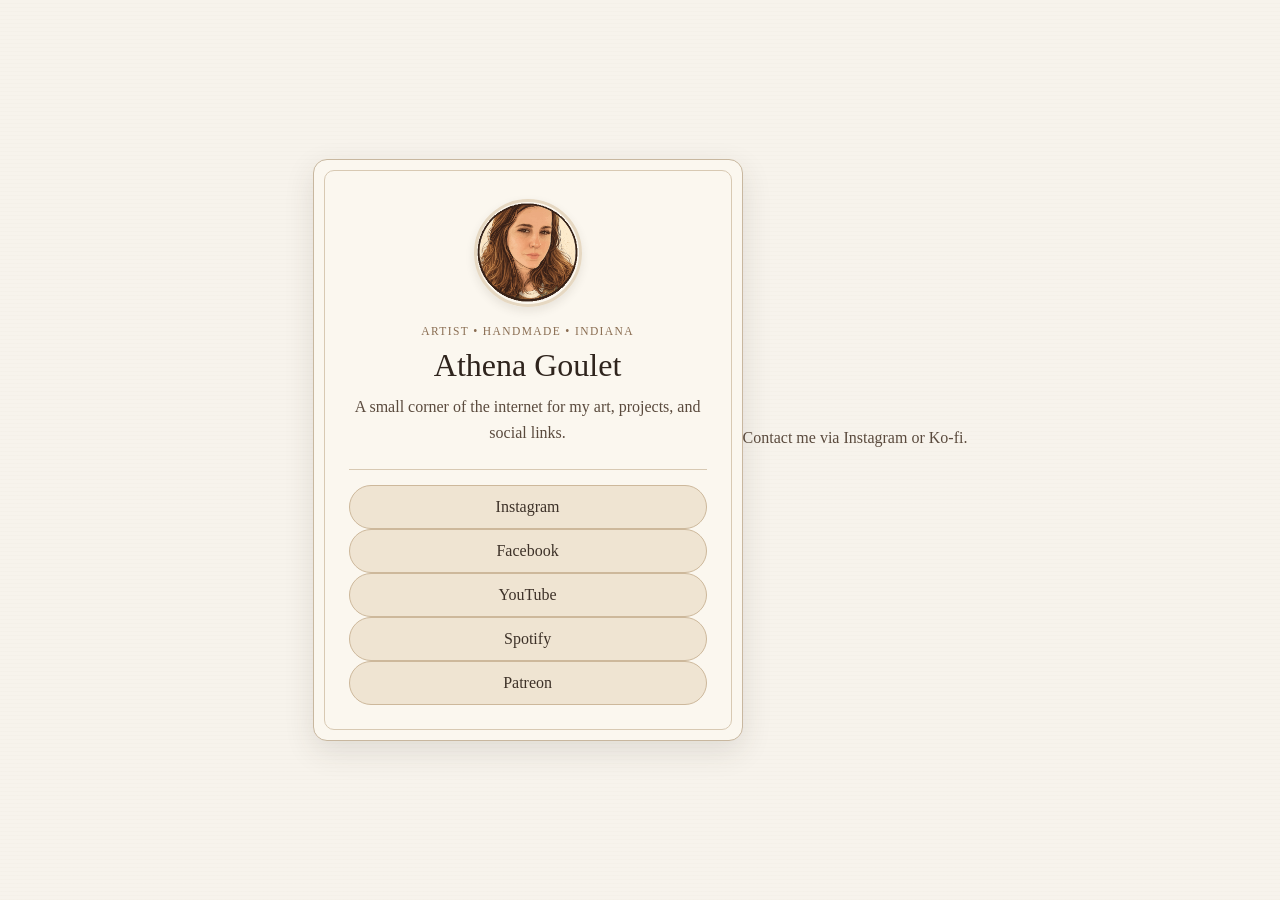
<file: index.html>
<!DOCTYPE html>
<html lang="en">
<head>
  <meta charset="UTF-8">
  <meta name="viewport" content="width=device-width, initial-scale=1.0">
  <title>Athena Goulet</title>
  <link rel="stylesheet" href="style.css">
</head>
<body>
  <main class="card">
    <div class="inner-border">
      <img src="logo.gif" alt="Portrait of Athena Goulet" class="profile">

      <p class="eyebrow">Artist • Handmade • Indiana</p>
      <h1>Athena Goulet</h1>
      <p class="tagline">
        A small corner of the internet for my art, projects, and social links.
      </p>

      <nav class="links" aria-label="Social media links">
        <a href="https://www.instagram.com/athenasmysticbog/" target="_blank" rel="noopener noreferrer">Instagram</a>
        <a href="https://www.facebook.com/athenamoonshine" target="_blank" rel="noopener noreferrer">Facebook</a>
        <a href="https://www.youtube.com/@AthenaGoulet" target="_blank" rel="noopener noreferrer">YouTube</a>
        <a href="https://open.spotify.com/user/1290746307" target="_blank" rel="noopener noreferrer">Spotify</a>
<a href="https://patreon.com/AthenaGoulet?utm_medium=unknown&utm_source=join_link&utm_campaign=creatorshare_creator&utm_content=copyLink" target="_blank" rel="naopener noreferrer">Patreon</a>
      </nav>
    </div>
  </main>

  <script src="https://storage.ko-fi.com/cdn/scripts/overlay-widget.js"></script>
  <script>
    kofiWidgetOverlay.draw('athenagoulet', {
      'type': 'floating-chat',
      'floating-chat.donateButton.text': 'Support me',
      'floating-chat.donateButton.background-color': '#fcbf47',
      'floating-chat.donateButton.text-color': '#323842'
    });
  </script>
<p class="tagline">Contact me via Instagram or Ko-fi.</p>
</body>
</html>
</file>
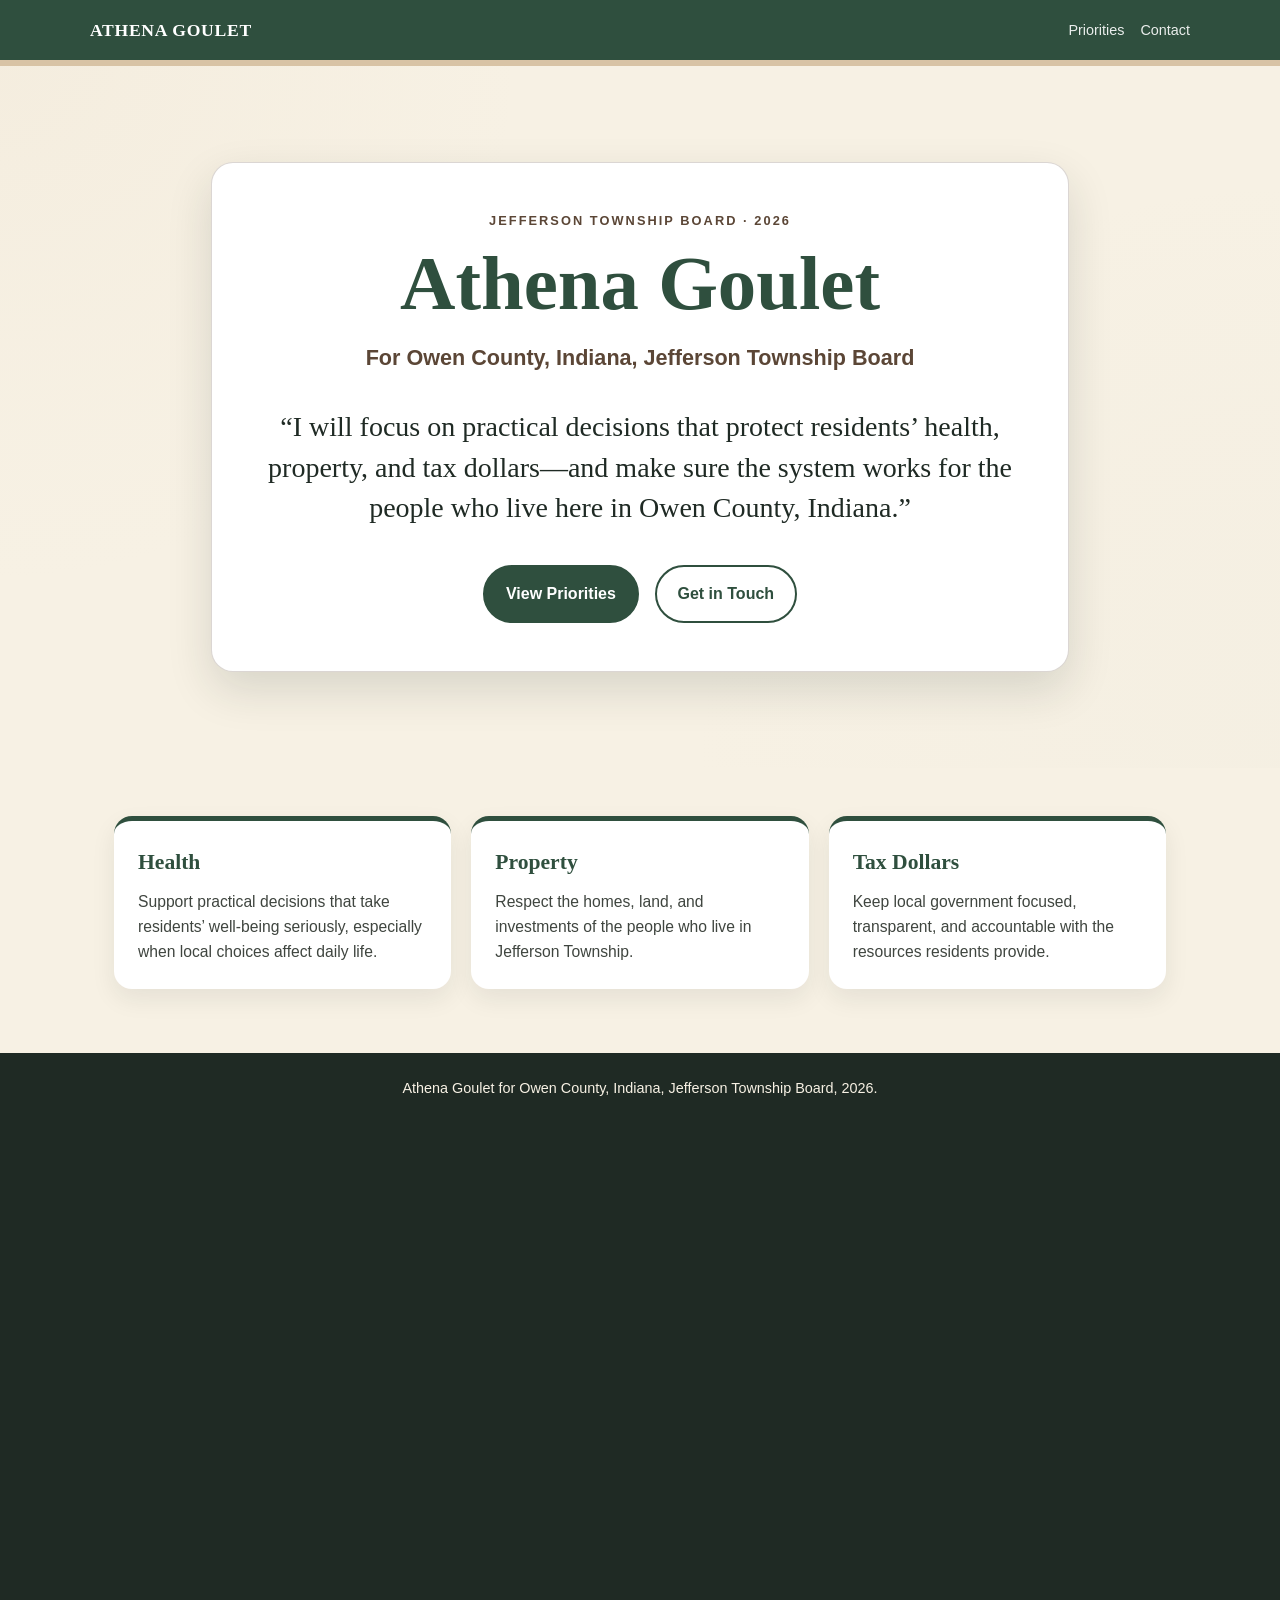
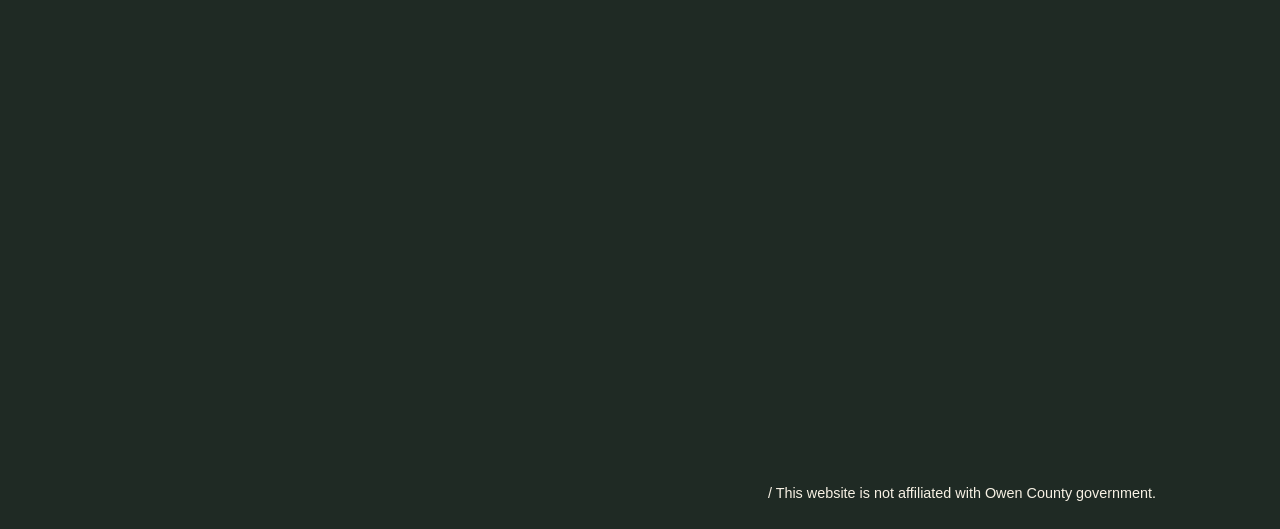
<file: votefor/index.html>
<!DOCTYPE html>
<html lang="en">
<head>
  <meta charset="UTF-8" />
  <meta name="viewport" content="width=device-width, initial-scale=1.0" />
  <title>Athena Goulet for Jefferson Township Board</title>
  <style>
    :root {
      --green: #2f4f3e;
      --cream: #f7f1e4;
      --tan: #d8c3a5;
      --brown: #5b4636;
      --white: #ffffff;
      --dark: #1f2a24;
    }

    * {
      box-sizing: border-box;
      margin: 0;
      padding: 0;
    }

    body {
      font-family: Georgia, 'Times New Roman', serif;
      background: var(--cream);
      color: var(--dark);
      line-height: 1.6;
    }

    header {
      background: var(--green);
      color: var(--white);
      padding: 1rem 1.5rem;
      border-bottom: 6px solid var(--tan);
    }

    nav {
      max-width: 1100px;
      margin: 0 auto;
      display: flex;
      justify-content: space-between;
      align-items: center;
      gap: 1rem;
      flex-wrap: wrap;
    }

    .logo {
      font-size: 1.1rem;
      font-weight: bold;
      letter-spacing: 0.04em;
      text-transform: uppercase;
    }

    .nav-links {
      display: flex;
      gap: 1rem;
      font-family: Arial, sans-serif;
      font-size: 0.9rem;
    }

    .nav-links a {
      color: var(--white);
      text-decoration: none;
      opacity: 0.9;
    }

    .nav-links a:hover {
      opacity: 1;
      text-decoration: underline;
    }

    .hero {
      min-height: 78vh;
      display: grid;
      place-items: center;
      padding: 4rem 1.5rem;
      background:
        linear-gradient(rgba(247, 241, 228, 0.88), rgba(247, 241, 228, 0.94)),
        radial-gradient(circle at top left, rgba(216, 195, 165, 0.7), transparent 35%),
        radial-gradient(circle at bottom right, rgba(47, 79, 62, 0.18), transparent 40%);
    }

    .hero-card {
      max-width: 920px;
      background: var(--white);
      border: 1px solid rgba(91, 70, 54, 0.22);
      border-radius: 22px;
      padding: 3rem;
      box-shadow: 0 18px 45px rgba(31, 42, 36, 0.14);
      text-align: center;
    }

    .eyebrow {
      font-family: Arial, sans-serif;
      color: var(--brown);
      text-transform: uppercase;
      letter-spacing: 0.16em;
      font-size: 0.8rem;
      font-weight: bold;
      margin-bottom: 1rem;
    }

    h1 {
      font-size: clamp(2.2rem, 6vw, 5rem);
      line-height: 0.95;
      color: var(--green);
      margin-bottom: 1.25rem;
    }

    .subtitle {
      font-family: Arial, sans-serif;
      font-size: clamp(1rem, 2.5vw, 1.35rem);
      color: var(--brown);
      font-weight: bold;
      margin-bottom: 2rem;
    }

    .statement {
      font-size: clamp(1.2rem, 3vw, 1.75rem);
      line-height: 1.45;
      max-width: 760px;
      margin: 0 auto 2.25rem;
    }

    .button-row {
      display: flex;
      justify-content: center;
      gap: 1rem;
      flex-wrap: wrap;
    }

    .button {
      display: inline-block;
      background: var(--green);
      color: var(--white);
      text-decoration: none;
      font-family: Arial, sans-serif;
      font-weight: bold;
      padding: 0.9rem 1.3rem;
      border-radius: 999px;
      border: 2px solid var(--green);
    }

    .button.secondary {
      background: transparent;
      color: var(--green);
    }

    .sections {
      max-width: 1100px;
      margin: 0 auto;
      padding: 3rem 1.5rem 4rem;
      display: grid;
      grid-template-columns: repeat(3, 1fr);
      gap: 1.25rem;
    }

    .section-card {
      background: var(--white);
      border-radius: 18px;
      padding: 1.5rem;
      border-top: 5px solid var(--green);
      box-shadow: 0 10px 25px rgba(31, 42, 36, 0.08);
    }

    .section-card h2 {
      color: var(--green);
      font-size: 1.35rem;
      margin-bottom: 0.6rem;
    }

    .section-card p {
      font-family: Arial, sans-serif;
      color: #3f453f;
      font-size: 0.98rem;
    }

    footer {
      background: var(--dark);
      color: var(--cream);
      text-align: center;
      padding: 1.5rem;
      font-family: Arial, sans-serif;
      font-size: 0.9rem;
    }

    @media (max-width: 760px) {
      .hero-card {
        padding: 2rem 1.25rem;
      }

      .sections {
        grid-template-columns: 1fr;
      }

      nav {
        justify-content: center;
        text-align: center;
      }
    }
  </style>
</head>
<body>
  <header>
    <nav>
      <div class="logo">Athena Goulet</div>
      <div class="nav-links">
        <a href="#priorities">Priorities</a>
        <a href="#contact">Contact</a>
      </div>
    </nav>
  </header>

  <main>
    <section class="hero">
      <div class="hero-card">
        <div class="eyebrow">Jefferson Township Board · 2026</div>
        <h1>Athena Goulet</h1>
        <div class="subtitle">For Owen County, Indiana, Jefferson Township Board</div>
        <p class="statement">
          “I will focus on practical decisions that protect residents’ health, property, and tax dollars—and make sure the system works for the people who live here in Owen County, Indiana.”
        </p>
        <div class="button-row">
          <a class="button" href="#priorities">View Priorities</a>
          <a class="button secondary" href="#contact">Get in Touch</a>
        </div>
      </div>
    </section>

    <section class="sections" id="priorities">
      <div class="section-card">
        <h2>Health</h2>
        <p>Support practical decisions that take residents’ well-being seriously, especially when local choices affect daily life.</p>
      </div>
      <div class="section-card">
        <h2>Property</h2>
        <p>Respect the homes, land, and investments of the people who live in Jefferson Township.</p>
      </div>
      <div class="section-card">
        <h2>Tax Dollars</h2>
        <p>Keep local government focused, transparent, and accountable with the resources residents provide.</p>
      </div>
    </section>
  </main>

  <footer id="contact">
    <p>Athena Goulet for Owen County, Indiana, Jefferson Township Board, 2026.</p>
    <p><iframe src="https://docs.google.com/forms/d/e/1FAIpQLSeL4lW5DJoWxYBNmFg_EwqNlBBfdDbQ5RviNgBeuuzTjbXSNA/viewform?embedded=true" width="640" height="998" frameborder="0" marginheight="0" marginwidth="0">Loading…</iframe> / This website is not affiliated with Owen County government.</p>
  </footer>
</body>
</html>
</file>
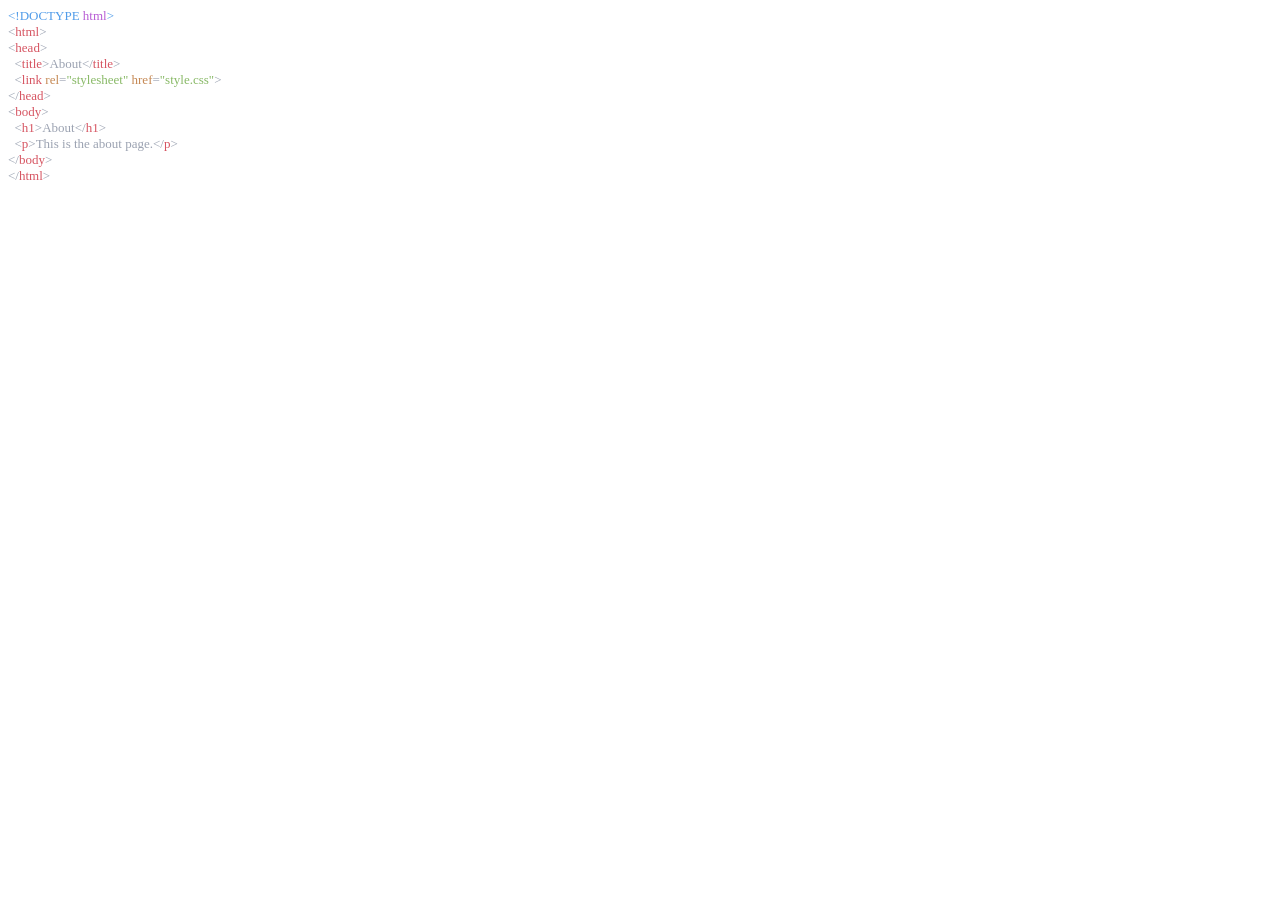
<file: about.html>
<!DOCTYPE html PUBLIC "-//W3C//DTD HTML 4.01//EN" "http://www.w3.org/TR/html4/strict.dtd">
<html>
<head>
  <meta http-equiv="Content-Type" content="text/html; charset=utf-8">
  <meta http-equiv="Content-Style-Type" content="text/css">
  <title></title>
  <meta name="Generator" content="Cocoa HTML Writer">
  <meta name="CocoaVersion" content="2685.4">
  <style type="text/css">
    p.p1 {margin: 0.0px 0.0px 0.0px 0.0px; font: 13.0px '.AppleSystemUIFontMonospaced'; color: #519ce9}
    p.p2 {margin: 0.0px 0.0px 0.0px 0.0px; font: 13.0px '.AppleSystemUIFontMonospaced'; color: #d65562}
    p.p3 {margin: 0.0px 0.0px 0.0px 0.0px; font: 13.0px '.AppleSystemUIFontMonospaced'; color: #9ba2b1}
    p.p4 {margin: 0.0px 0.0px 0.0px 0.0px; font: 13.0px '.AppleSystemUIFontMonospaced'; color: #88b966}
    span.s1 {color: #b85dd5}
    span.s2 {color: #9ba2b1}
    span.s3 {color: #d65562}
    span.s4 {color: #c58853}
  </style>
</head>
<body>
<p class="p1">&lt;!DOCTYPE <span class="s1">html</span>&gt;</p>
<p class="p2"><span class="s2">&lt;</span>html<span class="s2">&gt;</span></p>
<p class="p2"><span class="s2">&lt;</span>head<span class="s2">&gt;</span></p>
<p class="p3"><span class="Apple-converted-space">  </span>&lt;<span class="s3">title</span>&gt;About&lt;/<span class="s3">title</span>&gt;</p>
<p class="p4"><span class="s2"><span class="Apple-converted-space">  </span>&lt;</span><span class="s3">link</span><span class="s2"> </span><span class="s4">rel</span><span class="s2">=</span>"stylesheet"<span class="s2"> </span><span class="s4">href</span><span class="s2">=</span>"style.css"<span class="s2">&gt;</span></p>
<p class="p2"><span class="s2">&lt;/</span>head<span class="s2">&gt;</span></p>
<p class="p2"><span class="s2">&lt;</span>body<span class="s2">&gt;</span></p>
<p class="p3"><span class="Apple-converted-space">  </span>&lt;<span class="s3">h1</span>&gt;About&lt;/<span class="s3">h1</span>&gt;</p>
<p class="p3"><span class="Apple-converted-space">  </span>&lt;<span class="s3">p</span>&gt;This is the about page.&lt;/<span class="s3">p</span>&gt;</p>
<p class="p2"><span class="s2">&lt;/</span>body<span class="s2">&gt;</span></p>
<p class="p2"><span class="s2">&lt;/</span>html<span class="s2">&gt;</span></p>
</body>
</html>
</file>
<file: style.css>
/* Basic reset */
* {
  box-sizing: border-box;
  margin: 0;
  padding: 0;
}

/* Page background */
body {
  min-height: 100vh;
  display: flex;
  align-items: center;
  justify-content: center;
  padding: 24px;
  background-color: #f3ede2;
  background-image:
    linear-gradient(rgba(255,255,255,0.35), rgba(255,255,255,0.35)),
    repeating-linear-gradient(
      0deg,
      rgba(120, 94, 58, 0.03),
      rgba(120, 94, 58, 0.03) 1px,
      transparent 1px,
      transparent 4px
    );
  color: #3d3128;
  font-family: Georgia, "Times New Roman", serif;
}

/* Main card */
.card {
  width: 100%;
  max-width: 430px;
  background: #fbf7ef;
  border: 1px solid #c8b79f;
  border-radius: 14px;
  box-shadow: 0 10px 30px rgba(61, 49, 40, 0.12);
  padding: 10px;
}

/* Thin inner border for old paper effect */
.inner-border {
  border: 1px solid #d8c9b3;
  border-radius: 10px;
  padding: 28px 24px 24px;
  text-align: center;
}

/* Profile image */
.profile {
  width: 108px;
  height: 108px;
  object-fit: cover;
  border-radius: 50%;
  display: block;
  margin: 0 auto 18px;
  border: 3px solid #e6d8c2;
  box-shadow: 0 4px 10px rgba(61, 49, 40, 0.10);
}

/* Small intro line */
.eyebrow {
  font-size: 0.72rem;
  letter-spacing: 0.12em;
  text-transform: uppercase;
  color: #8a6d52;
  margin-bottom: 10px;
}

/* Name */
h1 {
  font-size: 2rem;
  font-weight: normal;
  margin-bottom: 10px;
  color: #2f241d;
}

/* Description */
.tagline {
  font-size: 1rem;
  line-height: 1.6;
  color: #5a4a3d;
  margin-bottom: 24px;
}

/* Links section */
.links {
  margin-top: 10px;
  padding-top: 15px;
  border-top: 1px solid #d8c9b3;
}

/* Buttons/links */
.links a {
  display: block;
  text-decoration: none;
  color: #3d3128;
  background: #efe4d2;
  border: 1px solid #cdb89b;
  border-radius: 999px;
  padding: 12px 16px;
  font-size: 1rem;
  transition: background-color 0.2s ease, transform 0.2s ease;
}

/* Hover */
.links a:hover {
  background: #e4d4bc;
  transform: translateY(-1px);
}

/* Small mobile adjustment */
@media (max-width: 480px) {
  .inner-border {
    padding: 24px 18px 20px;
  }

  h1 {
    font-size: 1.75rem;
  }

  .tagline {
    font-size: 0.95rem;
  }
}
</file>
